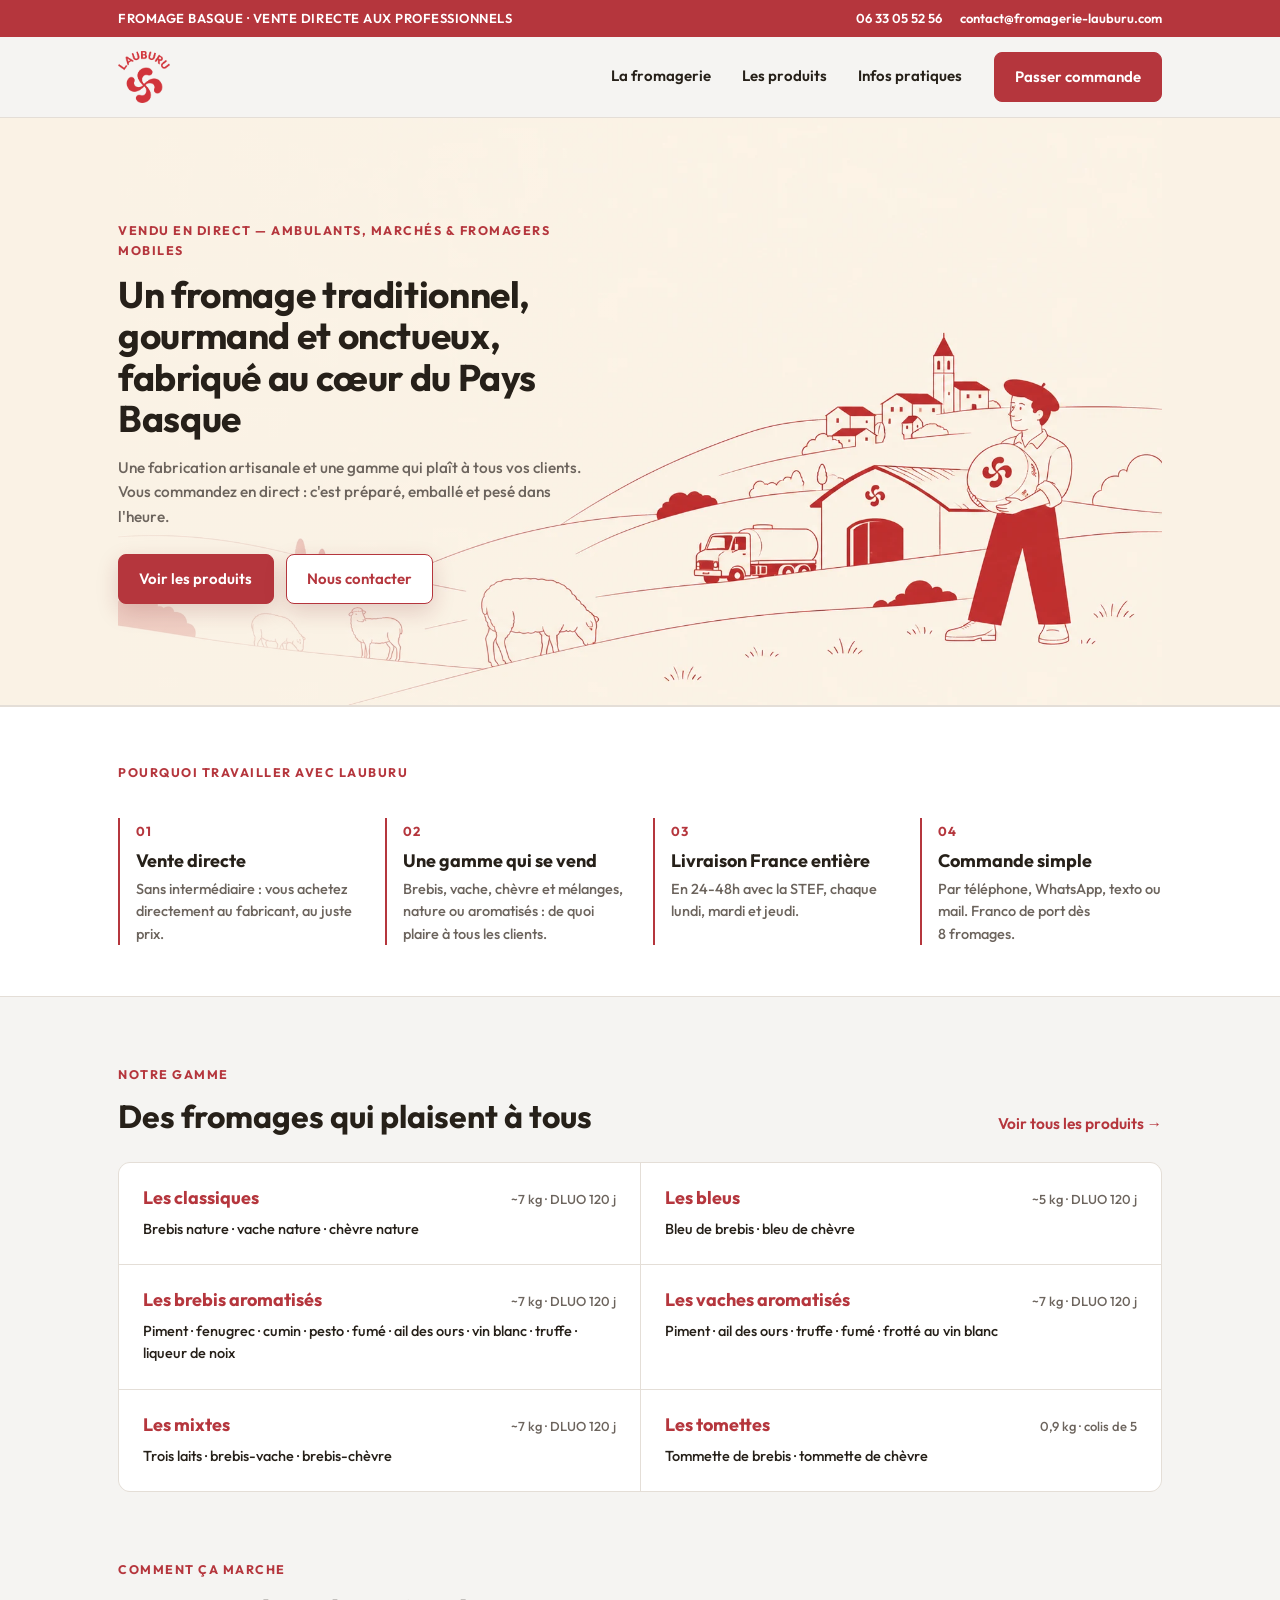
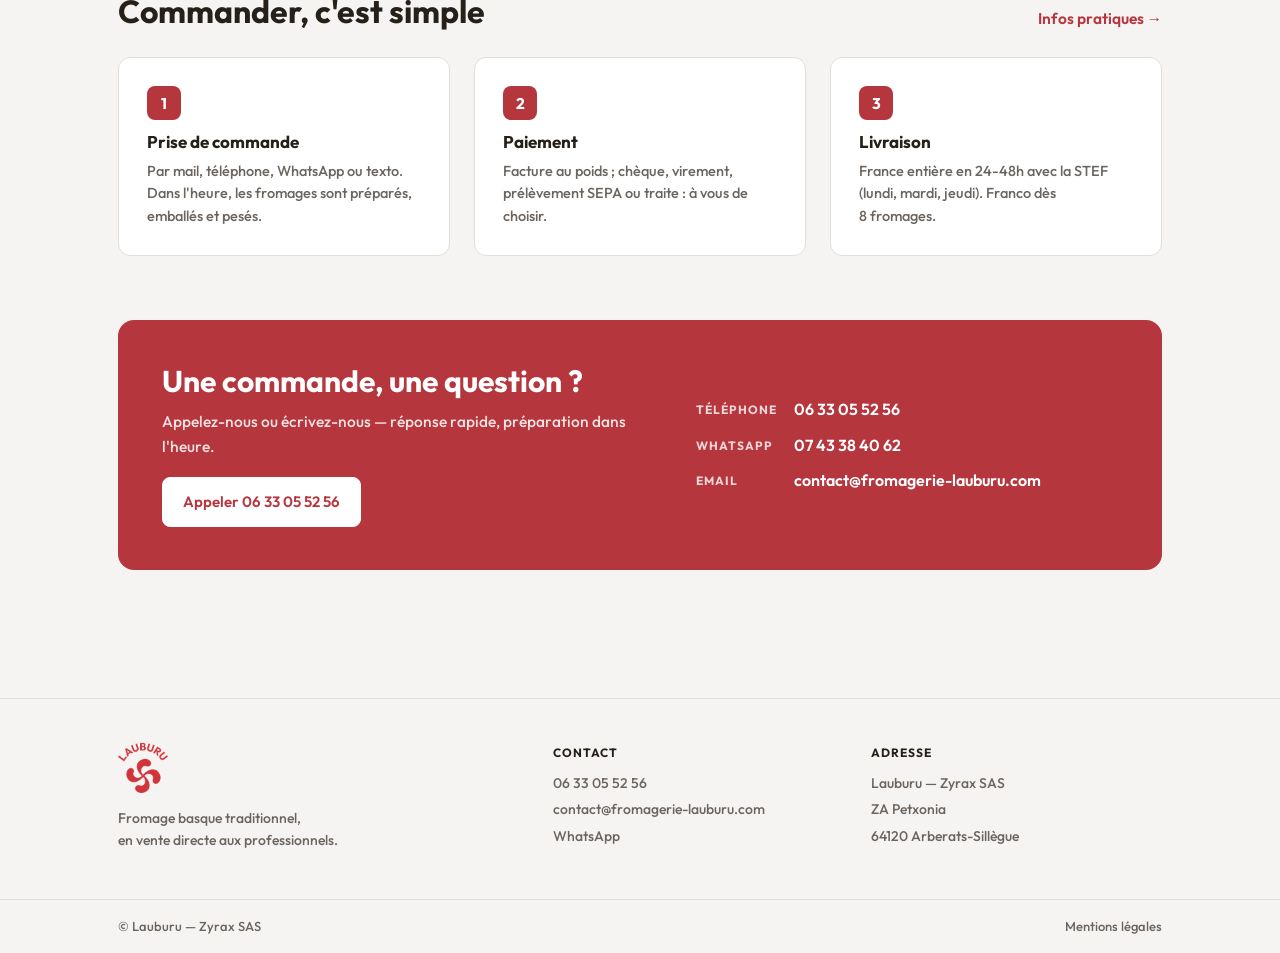
<file: index.html>
<!DOCTYPE html>
<html lang="fr">
<head>
  <meta charset="UTF-8">
  <meta name="viewport" content="width=device-width, initial-scale=1.0">
  <title>Lauburu — Fromage basque en vente directe aux professionnels</title>
  <meta name="description" content="Fromage basque traditionnel vendu en direct aux commerçants ambulants, marchés et fromagers mobiles. Large gamme, livraison 24-48 h, commande simple.">
  <link rel="canonical" href="https://fromagerie-lauburu.com/">
  <meta name="robots" content="index, follow">
  <meta name="theme-color" content="#b5363d">
  <meta name="google-site-verification" content="YqstWN3w7ZCRErPSwvONIl3VkRVAS8uVQ4GqWr8FKcY">

  <!-- Open Graph -->
  <meta property="og:type" content="website">
  <meta property="og:site_name" content="Lauburu">
  <meta property="og:locale" content="fr_FR">
  <meta property="og:title" content="Lauburu — Fromage basque en vente directe aux professionnels">
  <meta property="og:description" content="Fromage basque traditionnel vendu en direct aux commerçants ambulants, marchés et fromagers mobiles. Large gamme, livraison 24-48 h, commande simple.">
  <meta property="og:url" content="https://fromagerie-lauburu.com/">
  <meta property="og:image" content="https://fromagerie-lauburu.com/assets/og-image.jpg">
  <meta property="og:image:width" content="1200">
  <meta property="og:image:height" content="630">

  <!-- Twitter -->
  <meta name="twitter:card" content="summary_large_image">
  <meta name="twitter:title" content="Lauburu — Fromage basque en vente directe aux professionnels">
  <meta name="twitter:description" content="Fromage basque traditionnel vendu en direct aux commerçants ambulants, marchés et fromagers mobiles. Large gamme, livraison 24-48 h, commande simple.">
  <meta name="twitter:image" content="https://fromagerie-lauburu.com/assets/og-image.jpg">

  <!-- Icônes -->
  <link rel="icon" type="image/png" href="assets/favicon-32.png" sizes="32x32">
  <link rel="apple-touch-icon" href="assets/favicon.png">
  <script type="application/ld+json">
  {
    "@context": "https://schema.org",
    "@type": "LocalBusiness",
    "@id": "https://fromagerie-lauburu.com/#business",
    "name": "Lauburu",
    "description": "Fromage basque traditionnel en vente directe aux commer\u00e7ants ambulants, march\u00e9s et fromagers mobiles.",
    "image": "https://fromagerie-lauburu.com/assets/og-image.jpg",
    "url": "https://fromagerie-lauburu.com/",
    "telephone": "+33633055256",
    "email": "contact@fromagerie-lauburu.com",
    "address": {
      "@type": "PostalAddress",
      "streetAddress": "ZA Petxonia",
      "postalCode": "64120",
      "addressLocality": "Arberats-Sill\u00e8gue",
      "addressRegion": "Pyr\u00e9n\u00e9es-Atlantiques",
      "addressCountry": "FR"
    },
    "parentOrganization": { "@type": "Organization", "name": "Zyrax SAS" },
    "areaServed": "FR",
    "priceRange": "\u20ac\u20ac"
  }
  </script>
  <link rel="stylesheet" href="css/v2.css?v=15">
</head>
<body>

  <!-- BANDEAU CONTACT DIRECT -->
  <div class="topbar">
    <div class="wrap">
      <span class="left">Fromage basque · Vente directe aux professionnels</span>
      <span class="right">
        <a href="tel:+33633055256">06 33 05 52 56</a>
        <a href="mailto:contact@fromagerie-lauburu.com">contact@fromagerie-lauburu.com</a>
      </span>
    </div>
  </div>

  <!-- EN-TÊTE -->
  <header class="head" id="head">
    <div class="wrap">
      <a class="logo" href="/" aria-label="Accueil Lauburu"><img src="assets/logo-header.png" alt="Lauburu"></a>
      <button class="burger" type="button" aria-label="Menu"><span></span><span></span><span></span></button>
      <nav>
        <a href="/la-fromagerie">La fromagerie</a>
        <a href="/les-produits">Les produits</a>
        <a href="/infos-pratiques">Infos pratiques</a>
        <a class="nav-order" href="/contact">Passer commande</a>
      </nav>
      <a class="btn btn--solid head-cta" href="/contact">Passer commande</a>
    </div>
  </header>

  <main>

    <!-- HERO -->
    <section class="hero">
      <div class="wrap">
        <div class="hero__media">
          <div class="hero__text">
            <span class="kicker">Vendu en direct — ambulants, marchés & fromagers mobiles</span>
            <h1>Un fromage traditionnel, gourmand et onctueux, fabriqué au cœur du Pays Basque</h1>
            <p class="lead">Une fabrication artisanale et une gamme qui plaît à tous vos clients. Vous commandez en direct&nbsp;: c'est préparé, emballé et pesé dans l'heure.</p>
            <div class="actions">
              <a class="btn btn--solid" href="/les-produits">Voir les produits</a>
              <a class="btn btn--ghost" href="/contact">Nous contacter</a>
            </div>
          </div>
          <img class="hero__illus" src="assets/hero-illus.webp?v=2" alt="Fromager basque livrant ses tommes au cœur du Pays Basque">
        </div>
      </div>
    </section>

    <!-- ARGUMENTS -->
    <section class="args">
      <div class="wrap">
        <span class="kicker">Pourquoi travailler avec Lauburu</span>
        <div class="args__grid">
          <div class="arg">
            <span class="arg__n">01</span>
            <h3>Vente directe</h3>
            <p>Sans intermédiaire&nbsp;: vous achetez directement au fabricant, au juste prix.</p>
          </div>
          <div class="arg">
            <span class="arg__n">02</span>
            <h3>Une gamme qui se vend</h3>
            <p>Brebis, vache, chèvre et mélanges, nature ou aromatisés&nbsp;: de quoi plaire à tous les clients.</p>
          </div>
          <div class="arg">
            <span class="arg__n">03</span>
            <h3>Livraison France entière</h3>
            <p>En 24-48h avec la STEF, chaque lundi, mardi et jeudi.</p>
          </div>
          <div class="arg">
            <span class="arg__n">04</span>
            <h3>Commande simple</h3>
            <p>Par téléphone, WhatsApp, texto ou mail. Franco de port dès 8&nbsp;fromages.</p>
          </div>
        </div>
      </div>
    </section>

    <!-- APERÇU PRODUITS -->
    <section class="section">
      <div class="wrap">
        <div class="section__head">
          <div>
            <span class="kicker">Notre gamme</span>
            <h2>Des fromages qui plaisent à tous</h2>
          </div>
          <a href="/les-produits">Voir tous les produits →</a>
        </div>
        <div class="fam-list">
          <div class="fam">
            <div class="fam__top"><h3>Les classiques</h3><span class="fam__fmt">~7 kg · DLUO 120 j</span></div>
            <div class="fam__items">Brebis nature · vache nature · chèvre nature</div>
          </div>
          <div class="fam">
            <div class="fam__top"><h3>Les bleus</h3><span class="fam__fmt">~5 kg · DLUO 120 j</span></div>
            <div class="fam__items">Bleu de brebis · bleu de chèvre</div>
          </div>
          <div class="fam">
            <div class="fam__top"><h3>Les brebis aromatisés</h3><span class="fam__fmt">~7 kg · DLUO 120 j</span></div>
            <div class="fam__items">Piment · fenugrec · cumin · pesto · fumé · ail des ours · vin blanc · truffe · liqueur de noix</div>
          </div>
          <div class="fam">
            <div class="fam__top"><h3>Les vaches aromatisés</h3><span class="fam__fmt">~7 kg · DLUO 120 j</span></div>
            <div class="fam__items">Piment · ail des ours · truffe · fumé · frotté au vin blanc</div>
          </div>
          <div class="fam">
            <div class="fam__top"><h3>Les mixtes</h3><span class="fam__fmt">~7 kg · DLUO 120 j</span></div>
            <div class="fam__items">Trois laits · brebis-vache · brebis-chèvre</div>
          </div>
          <div class="fam">
            <div class="fam__top"><h3>Les tomettes</h3><span class="fam__fmt">0,9 kg · colis de 5</span></div>
            <div class="fam__items">Tommette de brebis · tommette de chèvre</div>
          </div>
        </div>
      </div>
    </section>

    <!-- COMMENT ÇA MARCHE -->
    <section class="section" style="padding-top:0">
      <div class="wrap">
        <div class="section__head">
          <div>
            <span class="kicker">Comment ça marche</span>
            <h2>Commander, c'est simple</h2>
          </div>
          <a href="/infos-pratiques">Infos pratiques →</a>
        </div>
        <div class="steps3">
          <div class="step3">
            <span class="num">1</span>
            <h3>Prise de commande</h3>
            <p>Par mail, téléphone, WhatsApp ou texto. Dans l'heure, les fromages sont préparés, emballés et pesés.</p>
          </div>
          <div class="step3">
            <span class="num">2</span>
            <h3>Paiement</h3>
            <p>Facture au poids&nbsp;; chèque, virement, prélèvement SEPA ou traite&nbsp;: à vous de choisir.</p>
          </div>
          <div class="step3">
            <span class="num">3</span>
            <h3>Livraison</h3>
            <p>France entière en 24-48h avec la STEF (lundi, mardi, jeudi). Franco dès 8&nbsp;fromages.</p>
          </div>
        </div>
      </div>
    </section>

    <!-- CONTACT -->
    <section class="section" style="padding-top:0">
      <div class="wrap">
        <div class="callout">
          <div>
            <h2>Une commande, une question&nbsp;?</h2>
            <p>Appelez-nous ou écrivez-nous — réponse rapide, préparation dans l'heure.</p>
            <div class="actions" style="margin-top:18px">
              <a class="btn btn--solid" href="tel:+33633055256">Appeler 06 33 05 52 56</a>
            </div>
          </div>
          <div class="callout__contacts">
            <a href="tel:+33633055256"><span class="lbl">Téléphone</span> 06 33 05 52 56</a>
            <a href="https://wa.me/33743384062" target="_blank" rel="noopener"><span class="lbl">WhatsApp</span> 07 43 38 40 62</a>
            <a href="mailto:contact@fromagerie-lauburu.com"><span class="lbl">Email</span> contact@fromagerie-lauburu.com</a>
          </div>
        </div>
      </div>
    </section>
  </main>

  <!-- PIED DE PAGE -->
  <footer class="foot">
    <div class="wrap">
      <div>
        <img src="assets/logo-header.png" alt="Lauburu">
        <p>Fromage basque traditionnel,<br>en vente directe aux professionnels.</p>
      </div>
      <div>
        <h4>Contact</h4>
        <p><a href="tel:+33633055256">06 33 05 52 56</a></p>
        <p><a href="mailto:contact@fromagerie-lauburu.com">contact@fromagerie-lauburu.com</a></p>
        <p><a href="https://wa.me/33743384062" target="_blank" rel="noopener">WhatsApp</a></p>
      </div>
      <div>
        <h4>Adresse</h4>
        <p>Lauburu — Zyrax SAS</p>
        <p>ZA Petxonia</p>
        <p>64120 Arberats-Sillègue</p>
      </div>
    </div>
    <div class="foot__bottom">
      <div class="wrap">
        <span>© Lauburu — Zyrax SAS</span>
        <a href="/mentions-legales">Mentions légales</a>
      </div>
    </div>
  </footer>

  <script src="js/v2.js?v=2" defer></script>
</body>
</html>
</file>
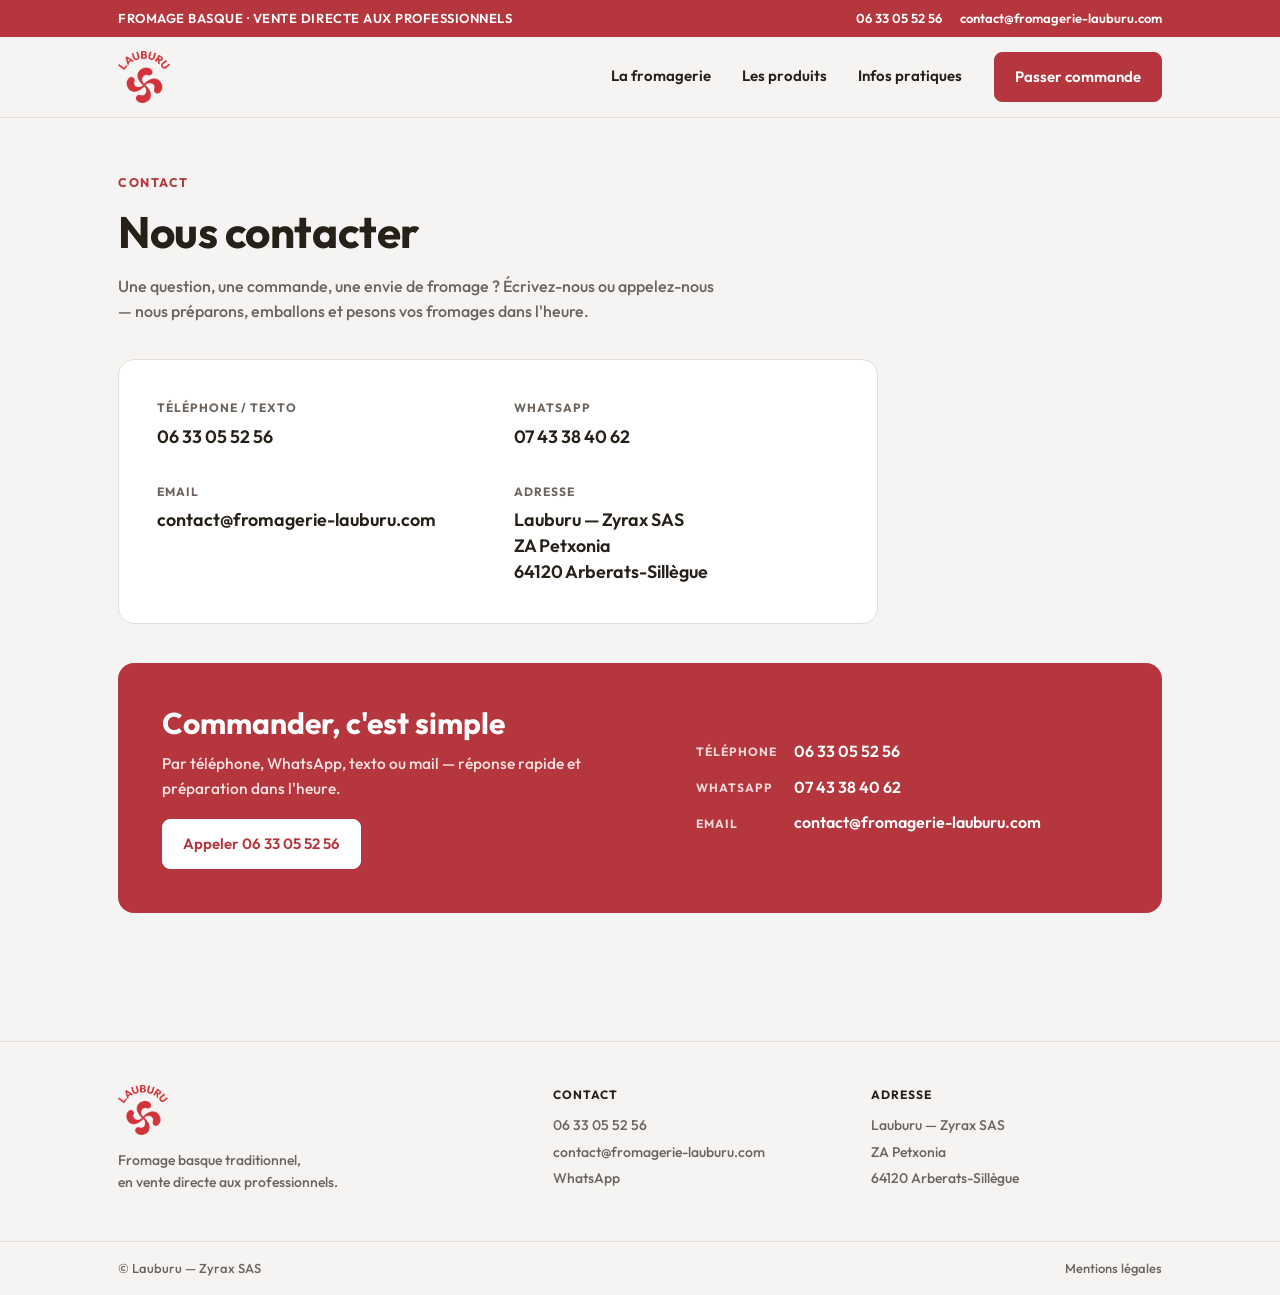
<file: contact.html>
<!DOCTYPE html>
<html lang="fr">
<head>
  <meta charset="UTF-8">
  <meta name="viewport" content="width=device-width, initial-scale=1.0">
  <title>Nous contacter — Lauburu, Pays Basque</title>
  <meta name="description" content="Contactez Lauburu : 06 33 05 52 56, par téléphone, WhatsApp, texto ou email. ZA Petxonia, 64120 Arberats-Sillègue. Commandes préparées dans l'heure.">
  <link rel="canonical" href="https://fromagerie-lauburu.com/contact">
  <meta name="robots" content="index, follow">
  <meta name="theme-color" content="#b5363d">

  <!-- Open Graph -->
  <meta property="og:type" content="website">
  <meta property="og:site_name" content="Lauburu">
  <meta property="og:locale" content="fr_FR">
  <meta property="og:title" content="Nous contacter — Lauburu, Pays Basque">
  <meta property="og:description" content="Contactez Lauburu : 06 33 05 52 56, par téléphone, WhatsApp, texto ou email. ZA Petxonia, 64120 Arberats-Sillègue. Commandes préparées dans l'heure.">
  <meta property="og:url" content="https://fromagerie-lauburu.com/contact">
  <meta property="og:image" content="https://fromagerie-lauburu.com/assets/og-image.jpg">
  <meta property="og:image:width" content="1200">
  <meta property="og:image:height" content="630">

  <!-- Twitter -->
  <meta name="twitter:card" content="summary_large_image">
  <meta name="twitter:title" content="Nous contacter — Lauburu, Pays Basque">
  <meta name="twitter:description" content="Contactez Lauburu : 06 33 05 52 56, par téléphone, WhatsApp, texto ou email. ZA Petxonia, 64120 Arberats-Sillègue. Commandes préparées dans l'heure.">
  <meta name="twitter:image" content="https://fromagerie-lauburu.com/assets/og-image.jpg">

  <!-- Icônes -->
  <link rel="icon" type="image/png" href="assets/favicon-32.png" sizes="32x32">
  <link rel="apple-touch-icon" href="assets/favicon.png">
  <link rel="stylesheet" href="css/v2.css?v=15">
</head>
<body>

  <!-- BANDEAU CONTACT DIRECT -->
  <div class="topbar">
    <div class="wrap">
      <span class="left">Fromage basque · Vente directe aux professionnels</span>
      <span class="right">
        <a href="tel:+33633055256">06 33 05 52 56</a>
        <a href="mailto:contact@fromagerie-lauburu.com">contact@fromagerie-lauburu.com</a>
      </span>
    </div>
  </div>

  <!-- EN-TÊTE -->
  <header class="head" id="head">
    <div class="wrap">
      <a class="logo" href="/" aria-label="Accueil Lauburu"><img src="assets/logo-header.png" alt="Lauburu"></a>
      <button class="burger" type="button" aria-label="Menu"><span></span><span></span><span></span></button>
      <nav>
        <a href="/la-fromagerie">La fromagerie</a>
        <a href="/les-produits">Les produits</a>
        <a href="/infos-pratiques">Infos pratiques</a>
        <a class="nav-order" href="/contact">Passer commande</a>
      </nav>
      <a class="btn btn--solid head-cta" href="/contact">Passer commande</a>
    </div>
  </header>

  <main>
    <!-- INTRO -->
    <section class="page-intro">
      <div class="wrap">
        <span class="kicker">Contact</span>
        <h1>Nous contacter</h1>
        <p>Une question, une commande, une envie de fromage&nbsp;? Écrivez-nous ou appelez-nous — nous préparons, emballons et pesons vos fromages dans l'heure.</p>
      </div>
    </section>

    <!-- COORDONNÉES -->
    <section class="wrap" style="padding-block:clamp(8px,2vw,20px) clamp(20px,3vw,40px)">
      <div class="info-card">
        <div class="info-item">
          <span class="lbl">Téléphone / texto</span>
          <a href="tel:+33633055256">06 33 05 52 56</a>
        </div>
        <div class="info-item">
          <span class="lbl">WhatsApp</span>
          <a href="https://wa.me/33743384062" target="_blank" rel="noopener">07 43 38 40 62</a>
        </div>
        <div class="info-item">
          <span class="lbl">Email</span>
          <a href="mailto:contact@fromagerie-lauburu.com">contact@fromagerie-lauburu.com</a>
        </div>
        <div class="info-item">
          <span class="lbl">Adresse</span>
          <p>Lauburu — Zyrax SAS<br>ZA Petxonia<br>64120 Arberats-Sillègue</p>
        </div>
      </div>
    </section>

    <!-- CTA -->
    <section class="section" style="padding-top:0">
      <div class="wrap">
        <div class="callout">
          <div>
            <h2>Commander, c'est simple</h2>
            <p>Par téléphone, WhatsApp, texto ou mail — réponse rapide et préparation dans l'heure.</p>
            <div class="actions" style="margin-top:18px">
              <a class="btn btn--solid" href="tel:+33633055256">Appeler 06 33 05 52 56</a>
            </div>
          </div>
          <div class="callout__contacts">
            <a href="tel:+33633055256"><span class="lbl">Téléphone</span> 06 33 05 52 56</a>
            <a href="https://wa.me/33743384062" target="_blank" rel="noopener"><span class="lbl">WhatsApp</span> 07 43 38 40 62</a>
            <a href="mailto:contact@fromagerie-lauburu.com"><span class="lbl">Email</span> contact@fromagerie-lauburu.com</a>
          </div>
        </div>
      </div>
    </section>
  </main>

  <!-- PIED DE PAGE -->
  <footer class="foot">
    <div class="wrap">
      <div>
        <img src="assets/logo-header.png" alt="Lauburu">
        <p>Fromage basque traditionnel,<br>en vente directe aux professionnels.</p>
      </div>
      <div>
        <h4>Contact</h4>
        <p><a href="tel:+33633055256">06 33 05 52 56</a></p>
        <p><a href="mailto:contact@fromagerie-lauburu.com">contact@fromagerie-lauburu.com</a></p>
        <p><a href="https://wa.me/33743384062" target="_blank" rel="noopener">WhatsApp</a></p>
      </div>
      <div>
        <h4>Adresse</h4>
        <p>Lauburu — Zyrax SAS</p>
        <p>ZA Petxonia</p>
        <p>64120 Arberats-Sillègue</p>
      </div>
    </div>
    <div class="foot__bottom">
      <div class="wrap">
        <span>© Lauburu — Zyrax SAS</span>
        <a href="/mentions-legales">Mentions légales</a>
      </div>
    </div>
  </footer>

  <script src="js/v2.js?v=2" defer></script>
</body>
</html>
</file>
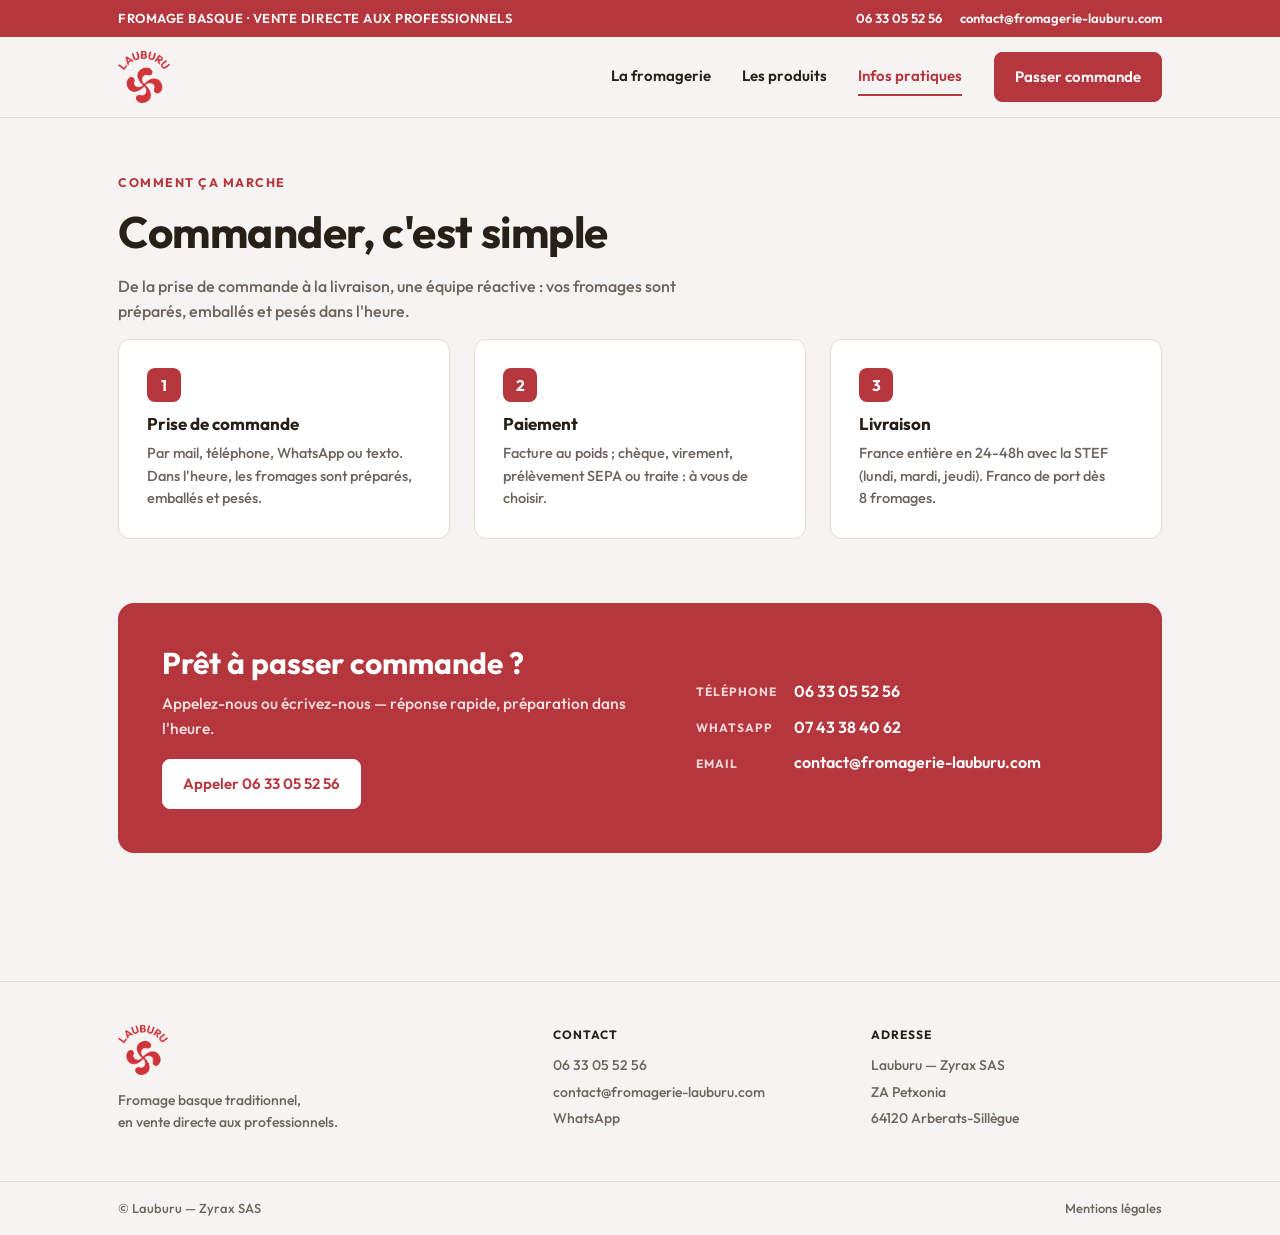
<file: infos-pratiques.html>
<!DOCTYPE html>
<html lang="fr">
<head>
  <meta charset="UTF-8">
  <meta name="viewport" content="width=device-width, initial-scale=1.0">
  <title>Infos pratiques — Commande & livraison | Lauburu</title>
  <meta name="description" content="Commander chez Lauburu : prise de commande par mail, téléphone, WhatsApp ou texto, préparée dans l'heure. Paiement au poids, livraison France entière.">
  <link rel="canonical" href="https://fromagerie-lauburu.com/infos-pratiques">
  <meta name="robots" content="index, follow">
  <meta name="theme-color" content="#b5363d">

  <!-- Open Graph -->
  <meta property="og:type" content="website">
  <meta property="og:site_name" content="Lauburu">
  <meta property="og:locale" content="fr_FR">
  <meta property="og:title" content="Infos pratiques — Commande & livraison | Lauburu">
  <meta property="og:description" content="Commander chez Lauburu : prise de commande par mail, téléphone, WhatsApp ou texto, préparée dans l'heure. Paiement au poids, livraison France entière.">
  <meta property="og:url" content="https://fromagerie-lauburu.com/infos-pratiques">
  <meta property="og:image" content="https://fromagerie-lauburu.com/assets/og-image.jpg">
  <meta property="og:image:width" content="1200">
  <meta property="og:image:height" content="630">

  <!-- Twitter -->
  <meta name="twitter:card" content="summary_large_image">
  <meta name="twitter:title" content="Infos pratiques — Commande & livraison | Lauburu">
  <meta name="twitter:description" content="Commander chez Lauburu : prise de commande par mail, téléphone, WhatsApp ou texto, préparée dans l'heure. Paiement au poids, livraison France entière.">
  <meta name="twitter:image" content="https://fromagerie-lauburu.com/assets/og-image.jpg">

  <!-- Icônes -->
  <link rel="icon" type="image/png" href="assets/favicon-32.png" sizes="32x32">
  <link rel="apple-touch-icon" href="assets/favicon.png">
  <link rel="stylesheet" href="css/v2.css?v=15">
</head>
<body>

  <!-- BANDEAU CONTACT DIRECT -->
  <div class="topbar">
    <div class="wrap">
      <span class="left">Fromage basque · Vente directe aux professionnels</span>
      <span class="right">
        <a href="tel:+33633055256">06 33 05 52 56</a>
        <a href="mailto:contact@fromagerie-lauburu.com">contact@fromagerie-lauburu.com</a>
      </span>
    </div>
  </div>

  <!-- EN-TÊTE -->
  <header class="head" id="head">
    <div class="wrap">
      <a class="logo" href="/" aria-label="Accueil Lauburu"><img src="assets/logo-header.png" alt="Lauburu"></a>
      <button class="burger" type="button" aria-label="Menu"><span></span><span></span><span></span></button>
      <nav>
        <a href="/la-fromagerie">La fromagerie</a>
        <a href="/les-produits">Les produits</a>
        <a href="/infos-pratiques" class="is-active">Infos pratiques</a>
        <a class="nav-order" href="/contact">Passer commande</a>
      </nav>
      <a class="btn btn--solid head-cta" href="/contact">Passer commande</a>
    </div>
  </header>

  <main>
    <!-- INTRO -->
    <section class="page-intro">
      <div class="wrap">
        <span class="kicker">Comment ça marche</span>
        <h1>Commander, c'est simple</h1>
        <p>De la prise de commande à la livraison, une équipe réactive&nbsp;: vos fromages sont préparés, emballés et pesés dans l'heure.</p>
      </div>
    </section>

    <!-- 3 ÉTAPES -->
    <section class="wrap">
      <div class="steps3">
        <div class="step3">
          <span class="num">1</span>
          <h3>Prise de commande</h3>
          <p>Par mail, téléphone, WhatsApp ou texto. Dans l'heure, les fromages sont préparés, emballés et pesés.</p>
        </div>
        <div class="step3">
          <span class="num">2</span>
          <h3>Paiement</h3>
          <p>Facture au poids&nbsp;; chèque, virement, prélèvement SEPA ou traite&nbsp;: à vous de choisir.</p>
        </div>
        <div class="step3">
          <span class="num">3</span>
          <h3>Livraison</h3>
          <p>France entière en 24-48h avec la STEF (lundi, mardi, jeudi). Franco de port dès 8&nbsp;fromages.</p>
        </div>
      </div>
    </section>

    <!-- CONTACT -->
    <section class="section">
      <div class="wrap">
        <div class="callout">
          <div>
            <h2>Prêt à passer commande&nbsp;?</h2>
            <p>Appelez-nous ou écrivez-nous — réponse rapide, préparation dans l'heure.</p>
            <div class="actions" style="margin-top:18px">
              <a class="btn btn--solid" href="tel:+33633055256">Appeler 06 33 05 52 56</a>
            </div>
          </div>
          <div class="callout__contacts">
            <a href="tel:+33633055256"><span class="lbl">Téléphone</span> 06 33 05 52 56</a>
            <a href="https://wa.me/33743384062" target="_blank" rel="noopener"><span class="lbl">WhatsApp</span> 07 43 38 40 62</a>
            <a href="mailto:contact@fromagerie-lauburu.com"><span class="lbl">Email</span> contact@fromagerie-lauburu.com</a>
          </div>
        </div>
      </div>
    </section>
  </main>

  <!-- PIED DE PAGE -->
  <footer class="foot">
    <div class="wrap">
      <div>
        <img src="assets/logo-header.png" alt="Lauburu">
        <p>Fromage basque traditionnel,<br>en vente directe aux professionnels.</p>
      </div>
      <div>
        <h4>Contact</h4>
        <p><a href="tel:+33633055256">06 33 05 52 56</a></p>
        <p><a href="mailto:contact@fromagerie-lauburu.com">contact@fromagerie-lauburu.com</a></p>
        <p><a href="https://wa.me/33743384062" target="_blank" rel="noopener">WhatsApp</a></p>
      </div>
      <div>
        <h4>Adresse</h4>
        <p>Lauburu — Zyrax SAS</p>
        <p>ZA Petxonia</p>
        <p>64120 Arberats-Sillègue</p>
      </div>
    </div>
    <div class="foot__bottom">
      <div class="wrap">
        <span>© Lauburu — Zyrax SAS</span>
        <a href="/mentions-legales">Mentions légales</a>
      </div>
    </div>
  </footer>

  <script src="js/v2.js?v=2" defer></script>
</body>
</html>
</file>
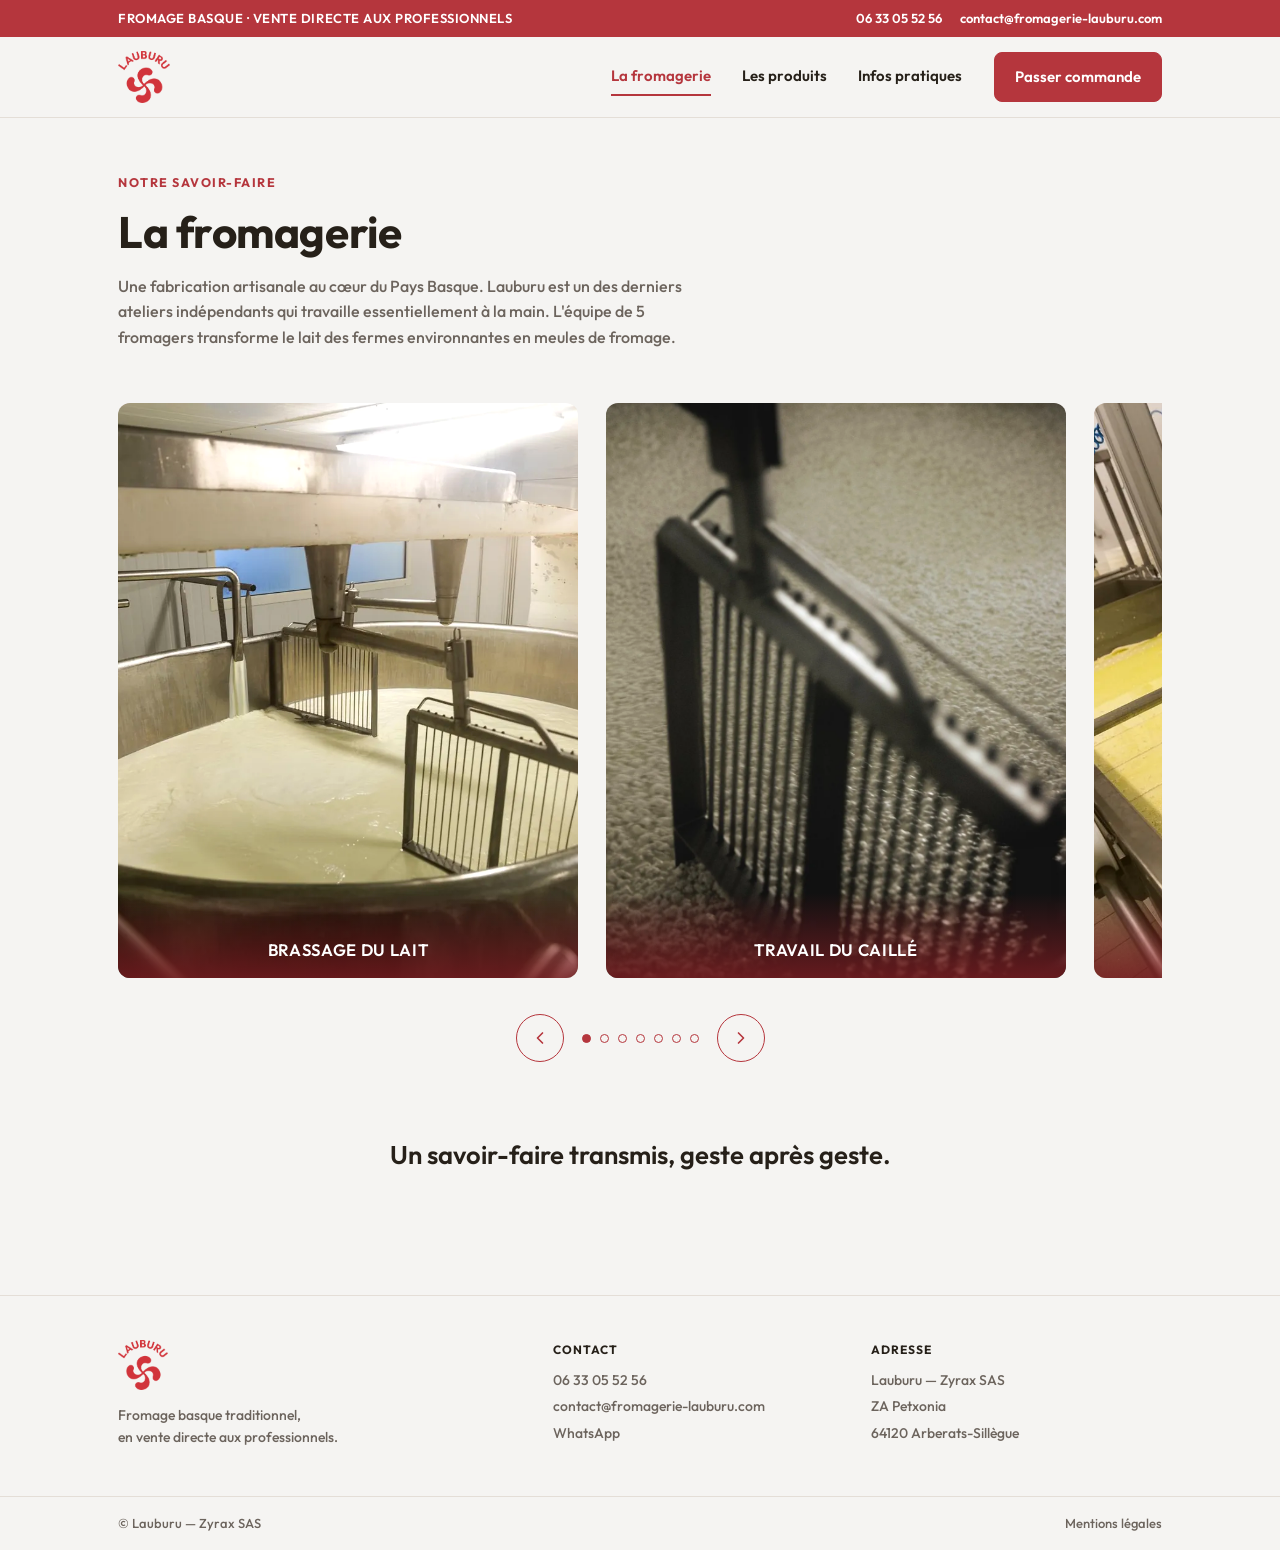
<file: la-fromagerie.html>
<!DOCTYPE html>
<html lang="fr">
<head>
  <meta charset="UTF-8">
  <meta name="viewport" content="width=device-width, initial-scale=1.0">
  <title>La fromagerie — Fabrication artisanale au Pays Basque | Lauburu</title>
  <meta name="description" content="Lauburu, un des derniers ateliers basques indépendants qui travaille essentiellement à la main : brassage, caillé, moulage, salage, soins et affinage.">
  <link rel="canonical" href="https://fromagerie-lauburu.com/la-fromagerie">
  <meta name="robots" content="index, follow">
  <meta name="theme-color" content="#b5363d">

  <!-- Open Graph -->
  <meta property="og:type" content="article">
  <meta property="og:site_name" content="Lauburu">
  <meta property="og:locale" content="fr_FR">
  <meta property="og:title" content="La fromagerie — Fabrication artisanale au Pays Basque | Lauburu">
  <meta property="og:description" content="Lauburu, un des derniers ateliers basques indépendants qui travaille essentiellement à la main : brassage, caillé, moulage, salage, soins et affinage.">
  <meta property="og:url" content="https://fromagerie-lauburu.com/la-fromagerie">
  <meta property="og:image" content="https://fromagerie-lauburu.com/assets/og-image.jpg">
  <meta property="og:image:width" content="1200">
  <meta property="og:image:height" content="630">

  <!-- Twitter -->
  <meta name="twitter:card" content="summary_large_image">
  <meta name="twitter:title" content="La fromagerie — Fabrication artisanale au Pays Basque | Lauburu">
  <meta name="twitter:description" content="Lauburu, un des derniers ateliers basques indépendants qui travaille essentiellement à la main : brassage, caillé, moulage, salage, soins et affinage.">
  <meta name="twitter:image" content="https://fromagerie-lauburu.com/assets/og-image.jpg">

  <!-- Icônes -->
  <link rel="icon" type="image/png" href="assets/favicon-32.png" sizes="32x32">
  <link rel="apple-touch-icon" href="assets/favicon.png">
  <link rel="stylesheet" href="css/v2.css?v=15">
</head>
<body>

  <!-- BANDEAU CONTACT DIRECT -->
  <div class="topbar">
    <div class="wrap">
      <span class="left">Fromage basque · Vente directe aux professionnels</span>
      <span class="right">
        <a href="tel:+33633055256">06 33 05 52 56</a>
        <a href="mailto:contact@fromagerie-lauburu.com">contact@fromagerie-lauburu.com</a>
      </span>
    </div>
  </div>

  <!-- EN-TÊTE -->
  <header class="head" id="head">
    <div class="wrap">
      <a class="logo" href="/" aria-label="Accueil Lauburu"><img src="assets/logo-header.png" alt="Lauburu"></a>
      <button class="burger" type="button" aria-label="Menu"><span></span><span></span><span></span></button>
      <nav>
        <a href="/la-fromagerie" class="is-active">La fromagerie</a>
        <a href="/les-produits">Les produits</a>
        <a href="/infos-pratiques">Infos pratiques</a>
        <a class="nav-order" href="/contact">Passer commande</a>
      </nav>
      <a class="btn btn--solid head-cta" href="/contact">Passer commande</a>
    </div>
  </header>

  <main>
    <!-- INTRO -->
    <section class="page-intro">
      <div class="wrap">
        <span class="kicker">Notre savoir-faire</span>
        <h1>La fromagerie</h1>
        <p>Une fabrication artisanale au cœur du Pays Basque. Lauburu est un des derniers ateliers indépendants qui travaille essentiellement à la main. L'équipe de 5 fromagers transforme le lait des fermes environnantes en meules de fromage.</p>
      </div>
    </section>

    <!-- CARROUSEL : 7 ÉTAPES -->
    <section class="wrap">
      <section class="carousel" data-carousel aria-label="Les étapes de fabrication">
        <div class="carousel__track">
          <article class="slide"><div class="slide__frame">
            <img src="assets/fromagerie/1-brassage.webp" alt="Brassage du lait" loading="lazy">
            <div class="slide__caption">Brassage du lait</div>
          </div></article>
          <article class="slide"><div class="slide__frame">
            <img src="assets/fromagerie/2-travail-caille.webp" alt="Travail du caillé" loading="lazy">
            <div class="slide__caption">Travail du caillé</div>
          </div></article>
          <article class="slide"><div class="slide__frame">
            <img src="assets/fromagerie/3-pressage-caille.webp" alt="Pressage du caillé" loading="lazy">
            <div class="slide__caption">Pressage du caillé</div>
          </div></article>
          <article class="slide"><div class="slide__frame">
            <img src="assets/fromagerie/4-moulage.webp" alt="Moulage du fromage" loading="lazy">
            <div class="slide__caption">Moulage du fromage</div>
          </div></article>
          <article class="slide"><div class="slide__frame">
            <img src="assets/fromagerie/5-salage.webp" alt="Salage du fromage" loading="lazy">
            <div class="slide__caption">Salage du fromage</div>
          </div></article>
          <article class="slide"><div class="slide__frame">
            <img src="assets/fromagerie/6-soins.webp" alt="Soins aux fromages" loading="lazy">
            <div class="slide__caption">Soins aux fromages</div>
          </div></article>
          <article class="slide"><div class="slide__frame">
            <img src="assets/fromagerie/7-affinage.webp" alt="Affinage des fromages" loading="lazy">
            <div class="slide__caption">Affinage des fromages</div>
          </div></article>
        </div>
        <div class="carousel__nav">
          <button class="carousel__btn" data-prev type="button" aria-label="Photo précédente">
            <svg viewBox="0 0 24 24" fill="none" stroke="currentColor" stroke-width="2" stroke-linecap="round" stroke-linejoin="round" aria-hidden="true"><path d="M15 18l-6-6 6-6"/></svg>
          </button>
          <div class="carousel__dots"></div>
          <button class="carousel__btn" data-next type="button" aria-label="Photo suivante">
            <svg viewBox="0 0 24 24" fill="none" stroke="currentColor" stroke-width="2" stroke-linecap="round" stroke-linejoin="round" aria-hidden="true"><path d="M9 6l6 6-6 6"/></svg>
          </button>
        </div>
      </section>
    </section>

    <!-- ACCROCHE -->
    <section class="wrap">
      <div class="statement-band">
        <p>Un savoir-faire transmis, geste après geste.</p>
      </div>
    </section>
  </main>

  <!-- PIED DE PAGE -->
  <footer class="foot">
    <div class="wrap">
      <div>
        <img src="assets/logo-header.png" alt="Lauburu">
        <p>Fromage basque traditionnel,<br>en vente directe aux professionnels.</p>
      </div>
      <div>
        <h4>Contact</h4>
        <p><a href="tel:+33633055256">06 33 05 52 56</a></p>
        <p><a href="mailto:contact@fromagerie-lauburu.com">contact@fromagerie-lauburu.com</a></p>
        <p><a href="https://wa.me/33743384062" target="_blank" rel="noopener">WhatsApp</a></p>
      </div>
      <div>
        <h4>Adresse</h4>
        <p>Lauburu — Zyrax SAS</p>
        <p>ZA Petxonia</p>
        <p>64120 Arberats-Sillègue</p>
      </div>
    </div>
    <div class="foot__bottom">
      <div class="wrap">
        <span>© Lauburu — Zyrax SAS</span>
        <a href="/mentions-legales">Mentions légales</a>
      </div>
    </div>
  </footer>

  <script src="js/v2.js?v=2" defer></script>
</body>
</html>
</file>
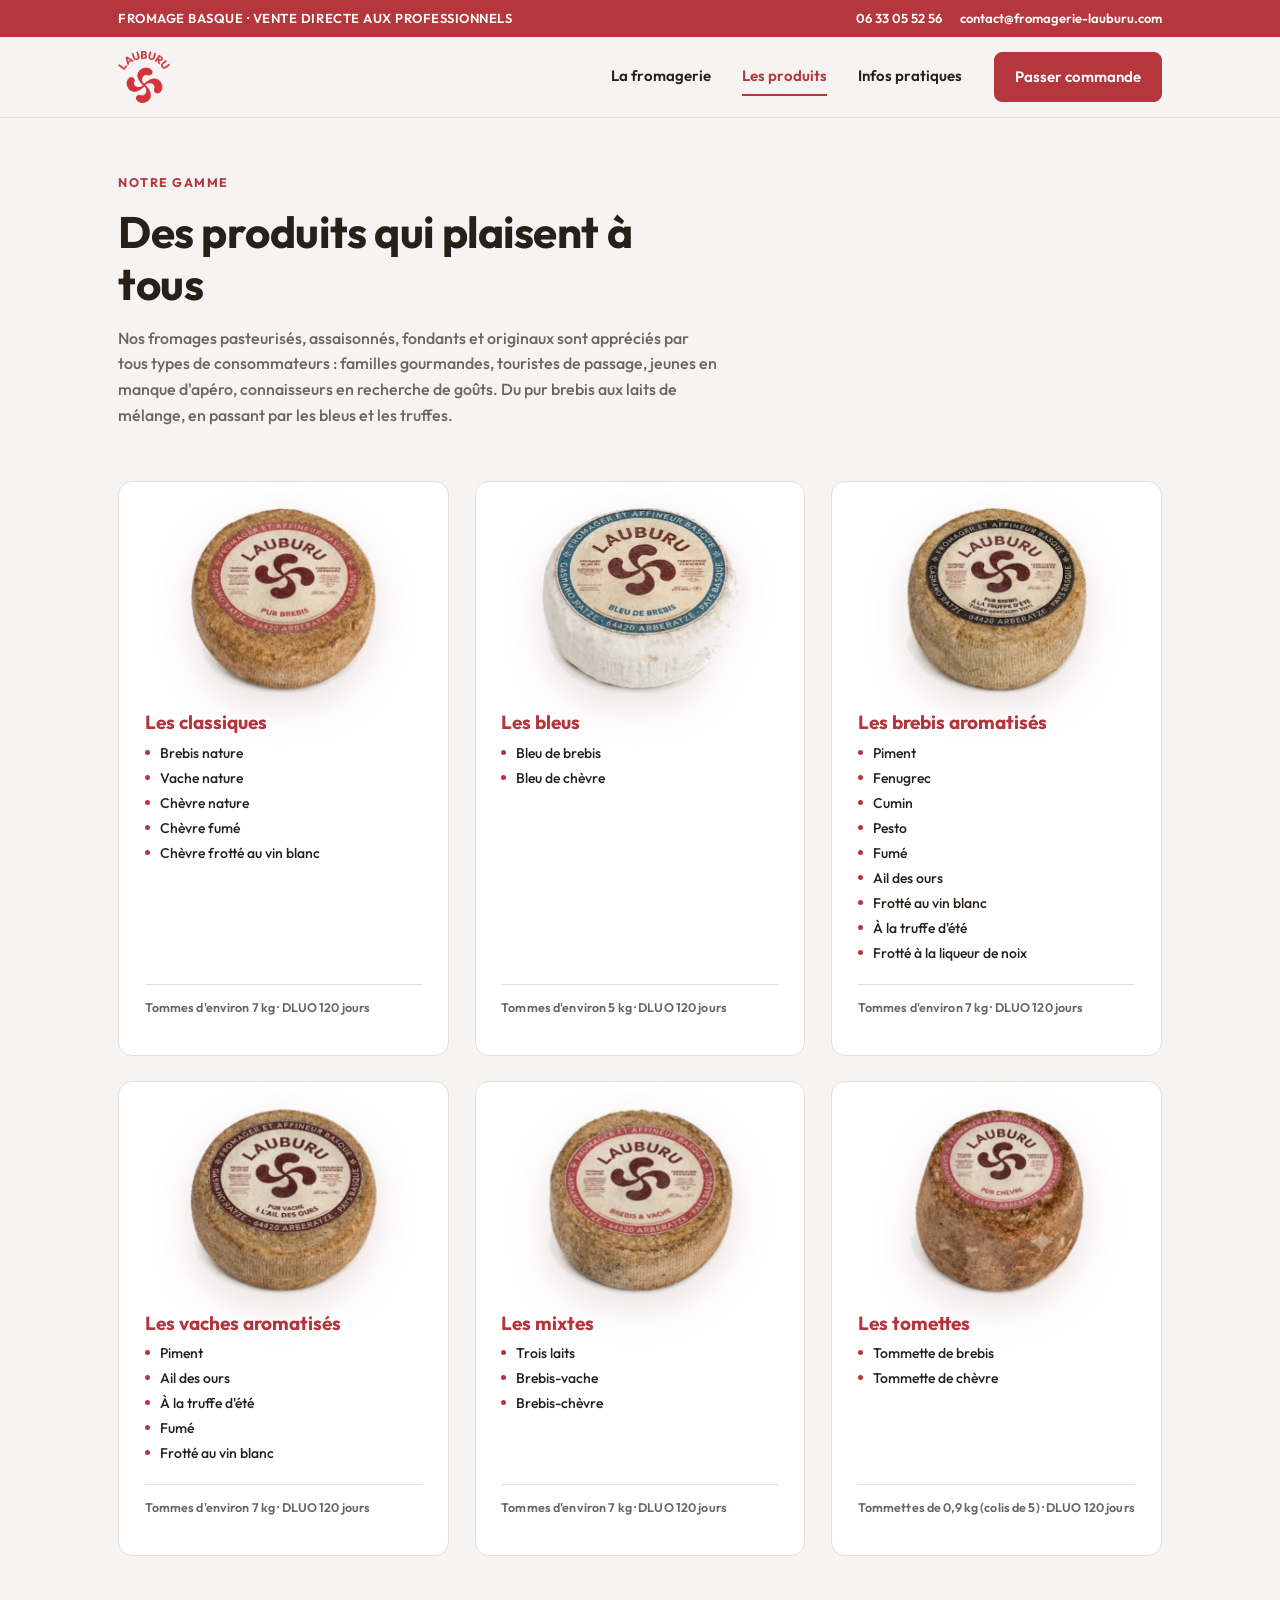
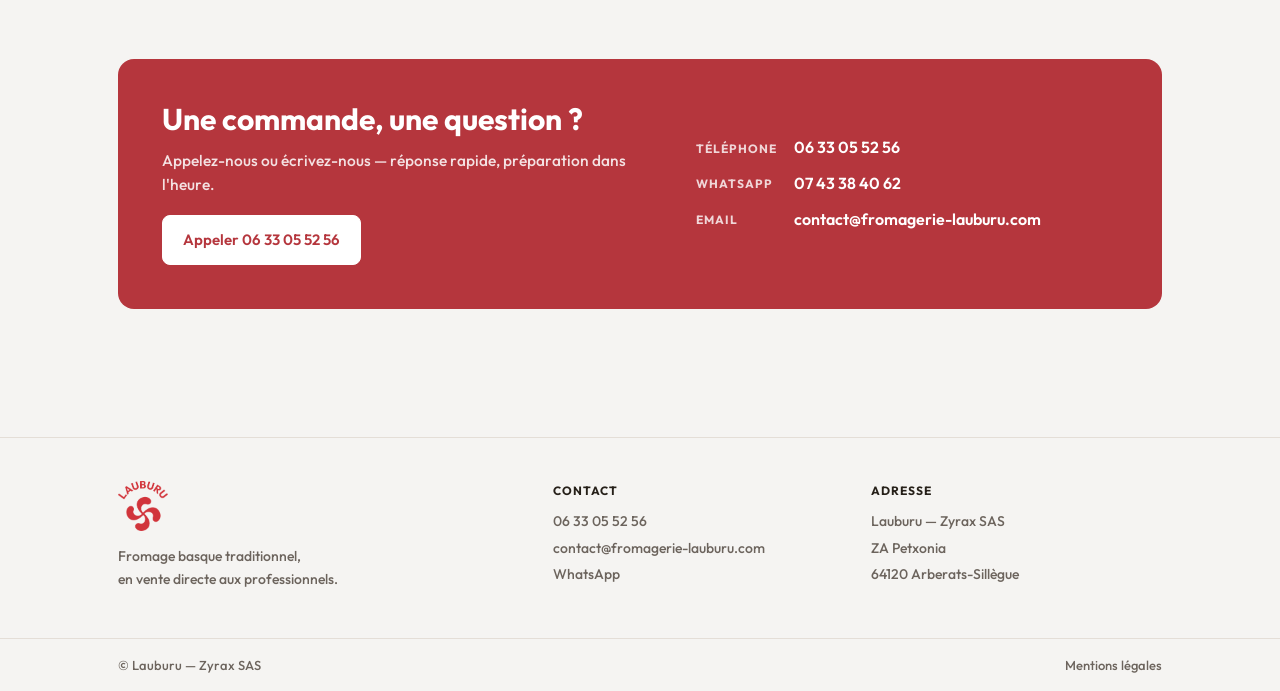
<file: les-produits.html>
<!DOCTYPE html>
<html lang="fr">
<head>
  <meta charset="UTF-8">
  <meta name="viewport" content="width=device-width, initial-scale=1.0">
  <title>Les produits — Fromages basques pour tous | Lauburu</title>
  <meta name="description" content="La gamme Lauburu : classiques, bleus, brebis et vaches aromatisés, mixtes et tomettes. Tommes basques au poids, nature ou aromatisées, DLUO 120 jours.">
  <link rel="canonical" href="https://fromagerie-lauburu.com/les-produits">
  <meta name="robots" content="index, follow">
  <meta name="theme-color" content="#b5363d">

  <!-- Open Graph -->
  <meta property="og:type" content="website">
  <meta property="og:site_name" content="Lauburu">
  <meta property="og:locale" content="fr_FR">
  <meta property="og:title" content="Les produits — Fromages basques pour tous | Lauburu">
  <meta property="og:description" content="La gamme Lauburu : classiques, bleus, brebis et vaches aromatisés, mixtes et tomettes. Tommes basques au poids, nature ou aromatisées, DLUO 120 jours.">
  <meta property="og:url" content="https://fromagerie-lauburu.com/les-produits">
  <meta property="og:image" content="https://fromagerie-lauburu.com/assets/og-image.jpg">
  <meta property="og:image:width" content="1200">
  <meta property="og:image:height" content="630">

  <!-- Twitter -->
  <meta name="twitter:card" content="summary_large_image">
  <meta name="twitter:title" content="Les produits — Fromages basques pour tous | Lauburu">
  <meta name="twitter:description" content="La gamme Lauburu : classiques, bleus, brebis et vaches aromatisés, mixtes et tomettes. Tommes basques au poids, nature ou aromatisées, DLUO 120 jours.">
  <meta name="twitter:image" content="https://fromagerie-lauburu.com/assets/og-image.jpg">

  <!-- Icônes -->
  <link rel="icon" type="image/png" href="assets/favicon-32.png" sizes="32x32">
  <link rel="apple-touch-icon" href="assets/favicon.png">
  <link rel="stylesheet" href="css/v2.css?v=15">
</head>
<body>

  <!-- BANDEAU CONTACT DIRECT -->
  <div class="topbar">
    <div class="wrap">
      <span class="left">Fromage basque · Vente directe aux professionnels</span>
      <span class="right">
        <a href="tel:+33633055256">06 33 05 52 56</a>
        <a href="mailto:contact@fromagerie-lauburu.com">contact@fromagerie-lauburu.com</a>
      </span>
    </div>
  </div>

  <!-- EN-TÊTE -->
  <header class="head" id="head">
    <div class="wrap">
      <a class="logo" href="/" aria-label="Accueil Lauburu"><img src="assets/logo-header.png" alt="Lauburu"></a>
      <button class="burger" type="button" aria-label="Menu"><span></span><span></span><span></span></button>
      <nav>
        <a href="/la-fromagerie">La fromagerie</a>
        <a href="/les-produits" class="is-active">Les produits</a>
        <a href="/infos-pratiques">Infos pratiques</a>
        <a class="nav-order" href="/contact">Passer commande</a>
      </nav>
      <a class="btn btn--solid head-cta" href="/contact">Passer commande</a>
    </div>
  </header>

  <main>
    <!-- INTRO -->
    <section class="page-intro">
      <div class="wrap">
        <span class="kicker">Notre gamme</span>
        <h1>Des produits qui plaisent à tous</h1>
        <p>Nos fromages pasteurisés, assaisonnés, fondants et originaux sont appréciés par tous types de consommateurs&nbsp;: familles gourmandes, touristes de passage, jeunes en manque d'apéro, connaisseurs en recherche de goûts. Du pur brebis aux laits de mélange, en passant par les bleus et les truffes.</p>
      </div>
    </section>

    <!-- CATALOGUE -->
    <section class="wrap">
      <div class="prods">

        <article class="pcard">
          <div class="pcard__img"><img src="assets/produits/brebis.webp?v=6" alt="Tomme nature Lauburu, pur brebis" loading="lazy"></div>
          <h2>Les classiques</h2>
          <ul class="pcard__list"><li>Brebis nature</li><li>Vache nature</li><li>Chèvre nature</li><li>Chèvre fumé</li><li>Chèvre frotté au vin blanc</li></ul>
          <p class="pcard__fmt">Tommes d'environ 7&nbsp;kg · DLUO 120 jours</p>
        </article>

        <article class="pcard">
          <div class="pcard__img"><img src="assets/produits/bleu.webp?v=6" alt="Bleu de brebis Lauburu" loading="lazy"></div>
          <h2>Les bleus</h2>
          <ul class="pcard__list"><li>Bleu de brebis</li><li>Bleu de chèvre</li></ul>
          <p class="pcard__fmt">Tommes d'environ 5&nbsp;kg · DLUO 120 jours</p>
        </article>

        <article class="pcard">
          <div class="pcard__img"><img src="assets/produits/truffe.webp?v=6" alt="Brebis aromatisé Lauburu" loading="lazy"></div>
          <h2>Les brebis aromatisés</h2>
          <ul class="pcard__list"><li>Piment</li><li>Fenugrec</li><li>Cumin</li><li>Pesto</li><li>Fumé</li><li>Ail des ours</li><li>Frotté au vin blanc</li><li>À la truffe d'été</li><li>Frotté à la liqueur de noix</li></ul>
          <p class="pcard__fmt">Tommes d'environ 7&nbsp;kg · DLUO 120 jours</p>
        </article>

        <article class="pcard">
          <div class="pcard__img"><img src="assets/produits/vache.webp?v=6" alt="Vache aromatisé Lauburu" loading="lazy"></div>
          <h2>Les vaches aromatisés</h2>
          <ul class="pcard__list"><li>Piment</li><li>Ail des ours</li><li>À la truffe d'été</li><li>Fumé</li><li>Frotté au vin blanc</li></ul>
          <p class="pcard__fmt">Tommes d'environ 7&nbsp;kg · DLUO 120 jours</p>
        </article>

        <article class="pcard">
          <div class="pcard__img"><img src="assets/produits/melange.webp?v=6" alt="Tomme mixte Lauburu, brebis et vache" loading="lazy"></div>
          <h2>Les mixtes</h2>
          <ul class="pcard__list"><li>Trois laits</li><li>Brebis-vache</li><li>Brebis-chèvre</li></ul>
          <p class="pcard__fmt">Tommes d'environ 7&nbsp;kg · DLUO 120 jours</p>
        </article>

        <article class="pcard">
          <div class="pcard__img"><img src="assets/produits/chevre.webp?v=6" alt="Tommette Lauburu" loading="lazy"></div>
          <h2>Les tomettes</h2>
          <ul class="pcard__list"><li>Tommette de brebis</li><li>Tommette de chèvre</li></ul>
          <p class="pcard__fmt">Tommettes de 0,9&nbsp;kg (colis de 5) · DLUO 120 jours</p>
        </article>

      </div>
    </section>

    <!-- CONTACT -->
    <section class="section">
      <div class="wrap">
        <div class="callout">
          <div>
            <h2>Une commande, une question&nbsp;?</h2>
            <p>Appelez-nous ou écrivez-nous — réponse rapide, préparation dans l'heure.</p>
            <div class="actions" style="margin-top:18px">
              <a class="btn btn--solid" href="tel:+33633055256">Appeler 06 33 05 52 56</a>
            </div>
          </div>
          <div class="callout__contacts">
            <a href="tel:+33633055256"><span class="lbl">Téléphone</span> 06 33 05 52 56</a>
            <a href="https://wa.me/33743384062" target="_blank" rel="noopener"><span class="lbl">WhatsApp</span> 07 43 38 40 62</a>
            <a href="mailto:contact@fromagerie-lauburu.com"><span class="lbl">Email</span> contact@fromagerie-lauburu.com</a>
          </div>
        </div>
      </div>
    </section>
  </main>

  <!-- PIED DE PAGE -->
  <footer class="foot">
    <div class="wrap">
      <div>
        <img src="assets/logo-header.png" alt="Lauburu">
        <p>Fromage basque traditionnel,<br>en vente directe aux professionnels.</p>
      </div>
      <div>
        <h4>Contact</h4>
        <p><a href="tel:+33633055256">06 33 05 52 56</a></p>
        <p><a href="mailto:contact@fromagerie-lauburu.com">contact@fromagerie-lauburu.com</a></p>
        <p><a href="https://wa.me/33743384062" target="_blank" rel="noopener">WhatsApp</a></p>
      </div>
      <div>
        <h4>Adresse</h4>
        <p>Lauburu — Zyrax SAS</p>
        <p>ZA Petxonia</p>
        <p>64120 Arberats-Sillègue</p>
      </div>
    </div>
    <div class="foot__bottom">
      <div class="wrap">
        <span>© Lauburu — Zyrax SAS</span>
        <a href="/mentions-legales">Mentions légales</a>
      </div>
    </div>
  </footer>

  <script src="js/v2.js?v=2" defer></script>
</body>
</html>
</file>
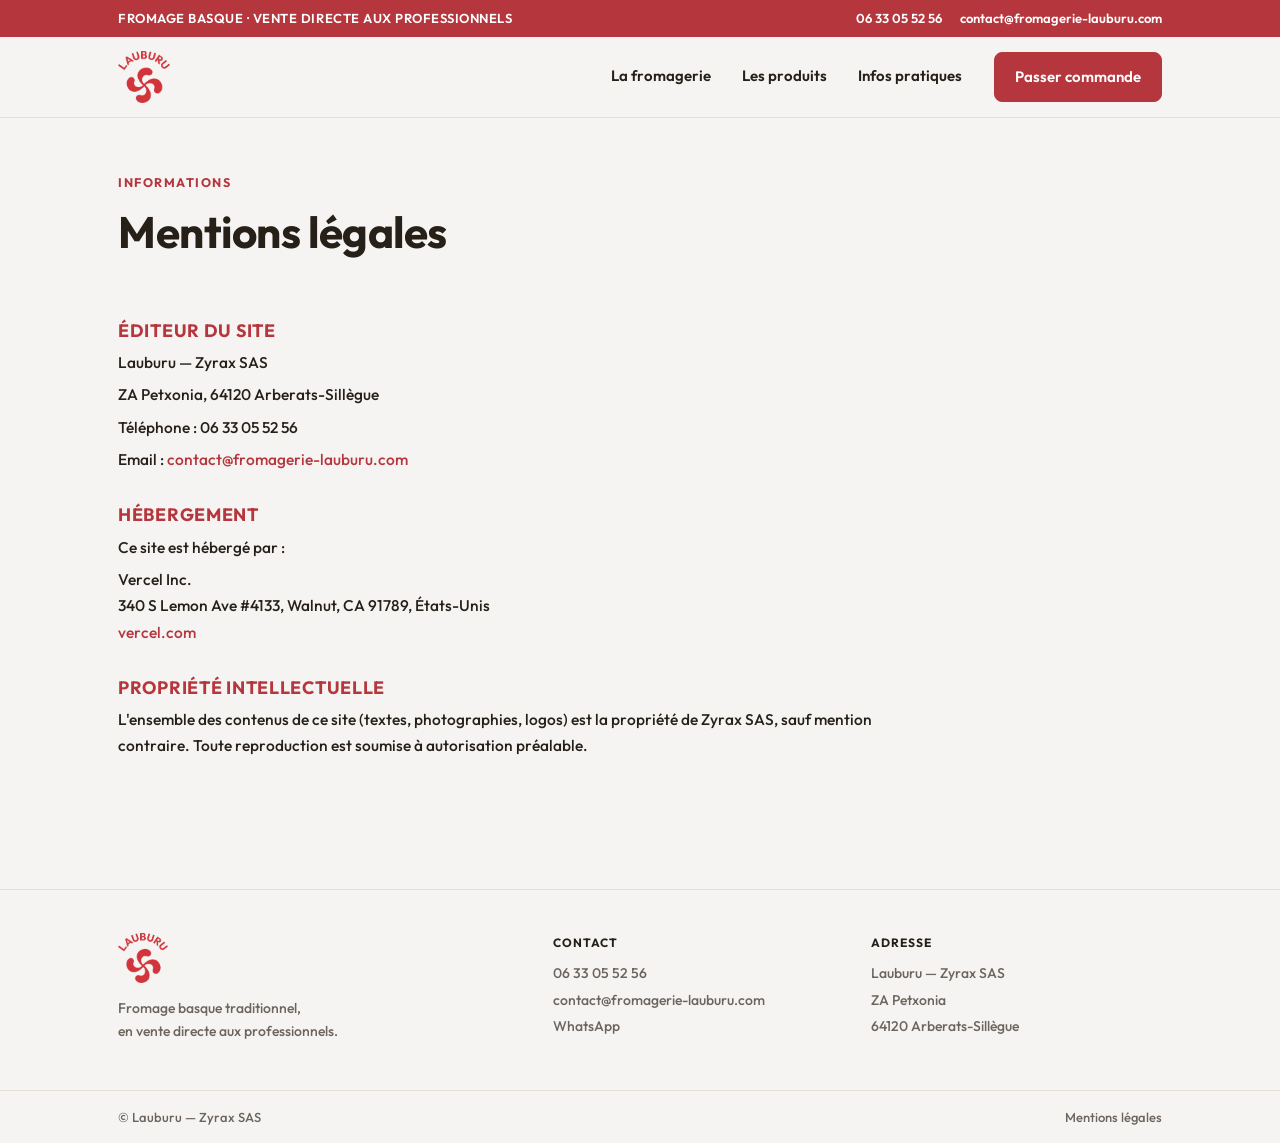
<file: mentions-legales.html>
<!DOCTYPE html>
<html lang="fr">
<head>
  <meta charset="UTF-8">
  <meta name="viewport" content="width=device-width, initial-scale=1.0">
  <title>Mentions légales | Lauburu</title>
  <meta name="description" content="Mentions légales du site Lauburu — Zyrax SAS, ZA Petxonia, 64120 Arberats-Sillègue, Pays Basque.">
  <link rel="canonical" href="https://fromagerie-lauburu.com/mentions-legales">
  <meta name="robots" content="index, follow">
  <meta name="theme-color" content="#b5363d">

  <!-- Open Graph -->
  <meta property="og:type" content="website">
  <meta property="og:site_name" content="Lauburu">
  <meta property="og:locale" content="fr_FR">
  <meta property="og:title" content="Mentions légales | Lauburu">
  <meta property="og:description" content="Mentions légales du site Lauburu — Zyrax SAS, ZA Petxonia, 64120 Arberats-Sillègue, Pays Basque.">
  <meta property="og:url" content="https://fromagerie-lauburu.com/mentions-legales">
  <meta property="og:image" content="https://fromagerie-lauburu.com/assets/og-image.jpg">
  <meta property="og:image:width" content="1200">
  <meta property="og:image:height" content="630">

  <!-- Twitter -->
  <meta name="twitter:card" content="summary_large_image">
  <meta name="twitter:title" content="Mentions légales | Lauburu">
  <meta name="twitter:description" content="Mentions légales du site Lauburu — Zyrax SAS, ZA Petxonia, 64120 Arberats-Sillègue, Pays Basque.">
  <meta name="twitter:image" content="https://fromagerie-lauburu.com/assets/og-image.jpg">

  <!-- Icônes -->
  <link rel="icon" type="image/png" href="assets/favicon-32.png" sizes="32x32">
  <link rel="apple-touch-icon" href="assets/favicon.png">
  <link rel="stylesheet" href="css/v2.css?v=15">
</head>
<body>

  <!-- BANDEAU CONTACT DIRECT -->
  <div class="topbar">
    <div class="wrap">
      <span class="left">Fromage basque · Vente directe aux professionnels</span>
      <span class="right">
        <a href="tel:+33633055256">06 33 05 52 56</a>
        <a href="mailto:contact@fromagerie-lauburu.com">contact@fromagerie-lauburu.com</a>
      </span>
    </div>
  </div>

  <!-- EN-TÊTE -->
  <header class="head" id="head">
    <div class="wrap">
      <a class="logo" href="/" aria-label="Accueil Lauburu"><img src="assets/logo-header.png" alt="Lauburu"></a>
      <button class="burger" type="button" aria-label="Menu"><span></span><span></span><span></span></button>
      <nav>
        <a href="/la-fromagerie">La fromagerie</a>
        <a href="/les-produits">Les produits</a>
        <a href="/infos-pratiques">Infos pratiques</a>
        <a class="nav-order" href="/contact">Passer commande</a>
      </nav>
      <a class="btn btn--solid head-cta" href="/contact">Passer commande</a>
    </div>
  </header>

  <main>
    <!-- INTRO -->
    <section class="page-intro">
      <div class="wrap">
        <span class="kicker">Informations</span>
        <h1>Mentions légales</h1>
      </div>
    </section>

    <section class="wrap">
      <div class="legal">
        <h2>Éditeur du site</h2>
        <p>Lauburu — Zyrax SAS</p>
        <p>ZA Petxonia, 64120 Arberats-Sillègue</p>
        <p>Téléphone&nbsp;: 06 33 05 52 56</p>
        <p>Email&nbsp;: <a href="mailto:contact@fromagerie-lauburu.com">contact@fromagerie-lauburu.com</a></p>

        <h2>Hébergement</h2>
        <p>Ce site est hébergé par&nbsp;:</p>
        <p>Vercel Inc.<br>340 S Lemon Ave #4133, Walnut, CA 91789, États-Unis<br><a href="https://vercel.com" target="_blank" rel="noopener">vercel.com</a></p>

        <h2>Propriété intellectuelle</h2>
        <p>L'ensemble des contenus de ce site (textes, photographies, logos) est la propriété de Zyrax SAS, sauf mention contraire. Toute reproduction est soumise à autorisation préalable.</p>
      </div>
    </section>
  </main>

  <!-- PIED DE PAGE -->
  <footer class="foot">
    <div class="wrap">
      <div>
        <img src="assets/logo-header.png" alt="Lauburu">
        <p>Fromage basque traditionnel,<br>en vente directe aux professionnels.</p>
      </div>
      <div>
        <h4>Contact</h4>
        <p><a href="tel:+33633055256">06 33 05 52 56</a></p>
        <p><a href="mailto:contact@fromagerie-lauburu.com">contact@fromagerie-lauburu.com</a></p>
        <p><a href="https://wa.me/33743384062" target="_blank" rel="noopener">WhatsApp</a></p>
      </div>
      <div>
        <h4>Adresse</h4>
        <p>Lauburu — Zyrax SAS</p>
        <p>ZA Petxonia</p>
        <p>64120 Arberats-Sillègue</p>
      </div>
    </div>
    <div class="foot__bottom">
      <div class="wrap">
        <span>© Lauburu — Zyrax SAS</span>
        <a href="/mentions-legales">Mentions légales</a>
      </div>
    </div>
  </footer>

  <script src="js/v2.js?v=2" defer></script>
</body>
</html>
</file>
<file: css/v2.css>
/* =========================================================
   LAUBURU — version « FICHE PRO » (alternative, sobre & lisible)
   Cible : commerçants / revendeurs sur les marchés
   Fond #f5f4f2 · accent rouge #b5363d · texte encre lisible · Outfit
   Volontairement peu animé, orienté information.
   ========================================================= */

@font-face { font-family:"Outfit"; src:url("../assets/fonts/Outfit-Regular.ttf") format("truetype"); font-weight:400; font-display:swap; }
@font-face { font-family:"Outfit"; src:url("../assets/fonts/Outfit-Medium.ttf") format("truetype"); font-weight:500; font-display:swap; }
@font-face { font-family:"Outfit"; src:url("../assets/fonts/Outfit-SemiBold.ttf") format("truetype"); font-weight:600; font-display:swap; }
@font-face { font-family:"Outfit"; src:url("../assets/fonts/Outfit-Bold.ttf") format("truetype"); font-weight:700; font-display:swap; }

:root{
  --bg:#f5f4f2;
  --surface:#ffffff;
  --ink:#262019;          /* texte courant : très lisible */
  --ink-soft:#6c645d;
  --red:#b5363d;          /* accent / titres / boutons */
  --red-dark:#8f2a30;
  --line:#e4ded7;
  --line-strong:#d4ccc3;
  --ease:cubic-bezier(.22,.68,.28,1);
  --red-tint:rgba(181,54,61,.06);
  --maxw:1140px;
  --gutter:clamp(18px,4vw,48px);
  --font:"Outfit",-apple-system,BlinkMacSystemFont,"Segoe UI",sans-serif;
}

*,*::before,*::after{ box-sizing:border-box; }
html{ scroll-behavior:smooth; -webkit-text-size-adjust:100%; }
body{
  margin:0; background:var(--bg); color:var(--ink);
  font-family:var(--font); font-weight:500; line-height:1.6;
  font-size:clamp(15.5px,1.05vw,17px);
  -webkit-font-smoothing:antialiased;
}
img{ max-width:100%; display:block; }
a{ color:inherit; text-decoration:none; }
ul{ margin:0; padding:0; list-style:none; }
button{ font-family:inherit; }
.wrap{ width:100%; max-width:var(--maxw); margin-inline:auto; padding-inline:var(--gutter); }

/* libellé rouge (kicker) commun */
.kicker{
  display:inline-block; font-weight:700; text-transform:uppercase;
  letter-spacing:.12em; font-size:12.5px; color:var(--red);
  margin:0 0 14px;
}
h1,h2,h3{ color:var(--ink); margin:0; line-height:1.18; font-weight:700; }

/* boutons */
.btn{ display:inline-flex; align-items:center; gap:.5em; font-weight:600; font-size:15px;
  padding:.8em 1.35em; border-radius:8px; border:1.6px solid var(--red); cursor:pointer; transition:background .18s,color .18s; }
.btn--solid{ background:var(--red); color:#fff; }
.btn--solid:hover{ background:var(--red-dark); border-color:var(--red-dark); }
.btn--ghost{ background:transparent; color:var(--red); }
.btn--ghost:hover{ background:var(--red); color:#fff; }

/* ---------- BANDEAU UTILITAIRE (contact direct, trade) ---------- */
.topbar{ background:var(--red); color:#fff; font-size:13px; font-weight:600; }
.topbar .wrap{ display:flex; justify-content:space-between; align-items:center; gap:16px; padding-block:8px; }
.topbar .left{ letter-spacing:.04em; text-transform:uppercase; }
.topbar .right{ display:flex; gap:18px; }
.topbar a:hover{ text-decoration:underline; }

/* ---------- EN-TÊTE ---------- */
.head{ background:var(--bg); border-bottom:1px solid var(--line); position:sticky; top:0; z-index:40; }
.head .wrap{ display:flex; align-items:center; gap:24px; padding-block:14px; }
.head .logo img{ height:52px; width:auto; display:block; }
.head nav{ display:flex; gap:clamp(16px,2.4vw,34px); margin-left:auto; }
.head nav a{ font-weight:600; font-size:15px; color:var(--ink); padding:6px 0; border-bottom:2px solid transparent; }
.head nav a:hover,.head nav a.is-active{ border-color:var(--red); color:var(--red); }
.head .head-cta{ margin-left:8px; }
.head .nav-order{ display:none; }   /* visible uniquement dans le menu mobile */
.burger{ display:none; margin-left:auto; width:42px; height:42px; border:1px solid var(--line-strong); border-radius:8px; background:var(--surface); flex-direction:column; gap:4px; align-items:center; justify-content:center; cursor:pointer; }
.burger span{ width:20px; height:2px; background:var(--ink); transition:transform .25s var(--ease), opacity .2s var(--ease); }

/* ---------- HERO (fiche d'accroche, 2 colonnes) ---------- */
.hero{ background:#faf2e5; border-bottom:1px solid var(--line); }
.hero__media{ position:relative; }
.hero__illus{ display:block; width:100%; height:auto; }
.hero__media::before{ content:""; position:absolute; inset:0; z-index:1; pointer-events:none; background:linear-gradient(to right, rgba(250,242,229,.82) 0 16%, rgba(250,242,229,.32) 34%, rgba(250,242,229,0) 50%); }
.hero__text{ position:absolute; top:0; bottom:0; left:0; z-index:2; width:min(46%,520px); display:flex; flex-direction:column; justify-content:center; }
.hero .actions .btn{ box-shadow:0 8px 22px rgba(120,28,33,.18); }
.hero .actions .btn--ghost{ background:#fff; }
.hero h1{ font-size:clamp(23px,2.9vw,40px); letter-spacing:-.01em; line-height:1.12; }
.hero p.lead{ font-size:clamp(15px,1.2vw,18px); color:var(--ink-soft); margin:16px 0 24px; }
.hero .actions{ display:flex; flex-wrap:wrap; gap:12px; }
@media (max-width:820px){
  .hero__media::before{ display:none; }
  .hero__text{ position:static; width:100%; text-align:center; padding:clamp(18px,5vw,32px) 0 10px; }
  .hero p.lead{ margin-inline:auto; }
  .hero .actions{ justify-content:center; }
}

/* ---------- BANDE ARGUMENTS ---------- */
.args{ background:var(--surface); border-block:1px solid var(--line); }
.args .wrap{ padding-block:clamp(30px,4vw,52px); }
.args__grid{ display:grid; grid-template-columns:repeat(4,1fr); gap:clamp(18px,2vw,28px); margin-top:22px; }
.arg{ }
.arg__n{ font-weight:700; color:var(--red); font-size:13px; letter-spacing:.08em; }
.arg h3{ font-size:18px; margin:8px 0 6px; }
.arg p{ margin:0; color:var(--ink-soft); font-size:14.5px; line-height:1.55; }
.arg{ padding-left:16px; border-left:2px solid var(--red); }

/* ---------- SECTION générique ---------- */
.section{ padding-block:clamp(38px,5vw,68px); }
.section__head{ display:flex; justify-content:space-between; align-items:flex-end; gap:20px; margin-bottom:26px; flex-wrap:wrap; }
.section__head h2{ font-size:clamp(22px,2.6vw,32px); }
.section__head a{ font-weight:600; color:var(--red); white-space:nowrap; }
.section__head a:hover{ text-decoration:underline; }

/* liste produits (catalogue lisible) */
.fam-list{ display:grid; grid-template-columns:repeat(2,1fr); gap:1px; background:var(--line); border:1px solid var(--line); border-radius:12px; overflow:hidden; }
.fam{ background:var(--surface); padding:clamp(18px,2vw,24px); display:flex; flex-direction:column; gap:8px; }
.fam__top{ display:flex; align-items:baseline; justify-content:space-between; gap:12px; }
.fam h3{ font-size:18px; color:var(--red); }
.fam__fmt{ font-size:13px; color:var(--ink-soft); white-space:nowrap; }
.fam__items{ color:var(--ink); font-size:14.5px; line-height:1.55; }

/* comment ça marche */
.steps3{ display:grid; grid-template-columns:repeat(3,1fr); gap:clamp(16px,2vw,24px); }
.step3{ background:var(--surface); border:1px solid var(--line); border-radius:12px; padding:clamp(20px,2.2vw,28px); }
.step3 .num{ display:inline-grid; place-items:center; width:34px; height:34px; border-radius:8px; background:var(--red); color:#fff; font-weight:700; margin-bottom:12px; }
.step3 h3{ font-size:17px; margin:0 0 8px; }
.step3 p{ margin:0; color:var(--ink-soft); font-size:14.5px; line-height:1.55; }

/* bande contact */
.callout{ background:var(--red); color:#fff; border-radius:16px; padding:clamp(26px,3.4vw,44px); display:grid; grid-template-columns:1.2fr 1fr; gap:28px; align-items:center; }
.callout h2{ color:#fff; font-size:clamp(22px,2.6vw,30px); }
.callout p{ margin:10px 0 0; color:rgba(255,255,255,.85); }
.callout__contacts{ display:grid; gap:10px; }
.callout__contacts a, .callout__contacts span{ display:flex; gap:10px; align-items:center; font-size:16px; font-weight:600; }
.callout__contacts .lbl{ font-size:12px; text-transform:uppercase; letter-spacing:.08em; opacity:.8; min-width:88px; font-weight:700; }
.callout .btn--solid{ background:#fff; color:var(--red); border-color:#fff; }
.callout .btn--solid:hover{ background:rgba(255,255,255,.88); }

/* ---------- PAGE PRODUITS (catalogue) ---------- */
.page-intro{ padding-block:clamp(28px,4vw,52px) clamp(6px,1.5vw,14px); }
.page-intro h1{ font-size:clamp(28px,3.6vw,44px); letter-spacing:-.01em; max-width:18ch; }
.page-intro p{ font-size:clamp(16px,1.25vw,18.5px); color:var(--ink-soft); margin:16px 0 0; max-width:60ch; }
.prods{ display:grid; grid-template-columns:repeat(3,1fr); gap:clamp(16px,2vw,26px); padding-block:clamp(20px,3vw,40px); }
.pcard{ background:var(--surface); border:1px solid var(--line); border-radius:14px; padding:clamp(18px,2vw,26px); display:flex; flex-direction:column; }
.pcard__img{ height:188px; display:flex; align-items:center; justify-content:center; margin-bottom:16px; }
.pcard__img img{ max-height:188px; max-width:92%; width:auto; filter:drop-shadow(0 12px 20px rgba(120,28,33,.14)); }
.pcard__ph{ width:100%; height:100%; display:grid; place-items:center; background:var(--red-tint,rgba(181,54,61,.06)); border-radius:12px; }
.pcard__ph img{ width:64px !important; height:auto; opacity:.5; filter:none !important; }
.pcard h2{ color:var(--red); font-size:19px; margin:0 0 9px; }
.pcard__list{ list-style:none; margin:0 0 16px; padding:0; color:var(--ink); font-size:14px; line-height:1.5; }
.pcard__list li{ position:relative; padding-left:15px; margin-bottom:4px; }
.pcard__list li::before{ content:""; position:absolute; left:0; top:.5em; width:5px; height:5px; border-radius:50%; background:var(--red); }
.pcard__fmt{ margin-top:auto; padding-top:12px; border-top:1px solid var(--line); font-size:12.5px; color:var(--ink-soft); font-weight:600; letter-spacing:.01em; }
@media (max-width:900px){ .prods{ grid-template-columns:repeat(2,1fr); } }
@media (max-width:600px){ .prods{ grid-template-columns:1fr; max-width:380px; margin-inline:auto; } }

/* ---------- LA FROMAGERIE (procédé, 7 étapes) ---------- */
.process{ display:grid; grid-template-columns:repeat(4,1fr); gap:clamp(14px,1.8vw,24px); padding-block:clamp(20px,3vw,40px); }
.pstep__img{ width:100%; aspect-ratio:4/5; object-fit:cover; border-radius:12px; display:block; filter:saturate(1.03) contrast(1.02); }
.pstep__cap{ font-weight:600; color:var(--red); font-size:14.5px; margin:10px 0 0; }
@media(max-width:900px){ .process{ grid-template-columns:repeat(2,1fr); } }
@media(max-width:520px){ .process{ grid-template-columns:1fr; max-width:340px; margin-inline:auto; } }
.statement-band{ text-align:center; padding-block:clamp(30px,5vw,60px); }
.statement-band p{ font-size:clamp(18px,2vw,26px); font-weight:600; color:var(--ink); max-width:30ch; margin:0 auto; line-height:1.3; }

/* ---------- CARROUSEL (La fromagerie) ---------- */
.carousel { position: relative; padding: clamp(20px, 3vw, 40px) 0 clamp(8px, 2vw, 16px); }
.carousel__track {
  display: grid; grid-auto-flow: column; grid-auto-columns: min(78%, 460px);
  gap: clamp(16px, 2.4vw, 28px);
  overflow-x: auto; scroll-snap-type: x mandatory; scroll-behavior: smooth;
  padding-bottom: 14px; scrollbar-width: none;
}
.carousel__track::-webkit-scrollbar { display: none; }
.slide { scroll-snap-align: center; }
.slide__frame {
  position: relative; width: 100%; aspect-ratio: 4 / 5;
  overflow: hidden; border-radius: 12px; background: var(--red-tint);
}
.slide__frame img {
  width: 100%; height: 100%; object-fit: cover;
  filter: saturate(1.04) contrast(1.03);
  transition: transform .6s var(--ease);
}
.slide:hover .slide__frame img { transform: scale(1.04); }
.slide__caption {
  position: absolute; left: 0; right: 0; bottom: 0;
  padding: clamp(28px, 5vw, 44px) 16px 14px;
  font-weight: 600; text-transform: uppercase; letter-spacing: 0.04em;
  font-size: clamp(14px, 1.3vw, 17px); color: #fff; text-align: center;
  background: linear-gradient(to top, rgba(120, 28, 33, 0.82), rgba(120, 28, 33, 0));
}
.carousel__nav { display: flex; justify-content: center; align-items: center; gap: 18px; margin-top: clamp(14px, 2vw, 22px); }
.carousel__btn {
  width: 48px; height: 48px; border-radius: 999px;
  border: 1.6px solid var(--red); background: var(--bg); color: var(--red);
  cursor: pointer; display: grid; place-items: center;
  transition: background .25s var(--ease), color .25s var(--ease), transform .25s var(--ease);
}
.carousel__btn:hover { background: var(--red); color: #fff; transform: translateY(-2px); }
.carousel__btn svg { width: 20px; height: 20px; }
.carousel__dots { display: flex; gap: 9px; }
.carousel__dot {
  width: 9px; height: 9px; padding: 0; border-radius: 999px;
  border: 1.4px solid var(--red); background: transparent; cursor: pointer;
  transition: background .2s var(--ease);
}
.carousel__dot.is-active { background: var(--red); }

/* ---------- CONTACT (page) ---------- */
.info-card{ background:var(--surface); border:1px solid var(--line); border-radius:16px; padding:clamp(24px,3vw,40px); display:grid; grid-template-columns:repeat(2,1fr); gap:clamp(20px,2.6vw,32px); max-width:760px; }
.info-item .lbl{ display:block; font-size:12px; text-transform:uppercase; letter-spacing:.08em; color:var(--ink-soft); font-weight:700; margin-bottom:6px; }
.info-item a, .info-item p{ margin:0; font-size:clamp(16px,1.4vw,19px); font-weight:600; color:var(--ink); line-height:1.45; }
.info-item a:hover{ color:var(--red); }
@media(max-width:600px){ .info-card{ grid-template-columns:1fr; } }

/* ---------- MENTIONS LÉGALES ---------- */
.legal{ max-width:760px; padding-block:clamp(6px,1.5vw,16px) clamp(30px,5vw,60px); }
.legal h2{ font-size:clamp(15px,1.4vw,18px); text-transform:uppercase; letter-spacing:.04em; color:var(--red); margin:clamp(22px,3vw,32px) 0 8px; }
.legal p{ color:var(--ink); line-height:1.7; margin:0 0 6px; }
.legal a{ color:var(--red); }

/* ---------- PIED DE PAGE (sobre, aligné à gauche) ---------- */
.foot{ border-top:1px solid var(--line); margin-top:clamp(40px,5vw,72px); }
.foot .wrap{ display:grid; grid-template-columns:1.4fr 1fr 1fr; gap:28px; padding-block:clamp(28px,3.4vw,44px); }
.foot img{ height:50px; width:auto; margin-bottom:14px; }
.foot p{ margin:0 0 4px; font-size:14px; color:var(--ink-soft); }
.foot h4{ font-size:12px; text-transform:uppercase; letter-spacing:.08em; color:var(--ink); margin:0 0 10px; }
.foot a:hover{ color:var(--red); }
.foot__bottom{ border-top:1px solid var(--line); }
.foot__bottom .wrap{ display:flex; justify-content:space-between; gap:16px; padding-block:16px; font-size:13px; color:var(--ink-soft); grid-template-columns:none; }

/* ---------- RESPONSIVE ---------- */
@media (max-width:900px){
  .topbar .left{ display:none; }          /* libère la place aux coordonnées sur tablette */
  .topbar .wrap{ justify-content:center; }
  .args__grid{ grid-template-columns:repeat(2,1fr); }
  .fam-list{ grid-template-columns:1fr; }
  .steps3{ grid-template-columns:1fr; }
  .callout{ grid-template-columns:1fr; }
  .foot .wrap{ grid-template-columns:1fr 1fr; }
}
@media (max-width:680px){
  .topbar .left{ display:none; }
  .head nav, .head .head-cta{ display:none; }
  .burger{ display:flex; }
  /* menu mobile plein écran */
  .head.open nav{ display:flex; position:fixed; inset:0; z-index:45; flex-direction:column; justify-content:center; gap:4px; background:var(--bg); border:none; margin:0; padding:clamp(118px,17vh,165px) var(--gutter) 44px; overflow-y:auto; }
  .head.open nav a{ font-size:19px; padding:16px 0; border-bottom:1px solid var(--line); }
  .head.open .nav-order{ display:block; margin-top:22px; padding:16px 18px; background:var(--red); color:#fff; font-weight:700; font-size:17px; text-align:center; border:none; border-radius:10px; box-shadow:0 8px 20px rgba(120,28,33,.24); }
  .head.open .nav-order:hover{ background:var(--red-dark); }
  /* logo, croix (X) et bandeau restent cliquables au-dessus de l'overlay */
  .head.open .logo, .head.open .burger{ position:relative; z-index:46; }
  body:has(.head.open) .topbar{ position:relative; z-index:46; }
  body:has(.head.open){ overflow:hidden; }
  .head.open .burger span:nth-child(1){ transform:translateY(6px) rotate(45deg); }
  .head.open .burger span:nth-child(2){ opacity:0; }
  .head.open .burger span:nth-child(3){ transform:translateY(-6px) rotate(-45deg); }
  .args__grid{ grid-template-columns:1fr; }
  .foot .wrap{ grid-template-columns:1fr; }
  .foot__bottom .wrap{ flex-direction:column; }
}
</file>
